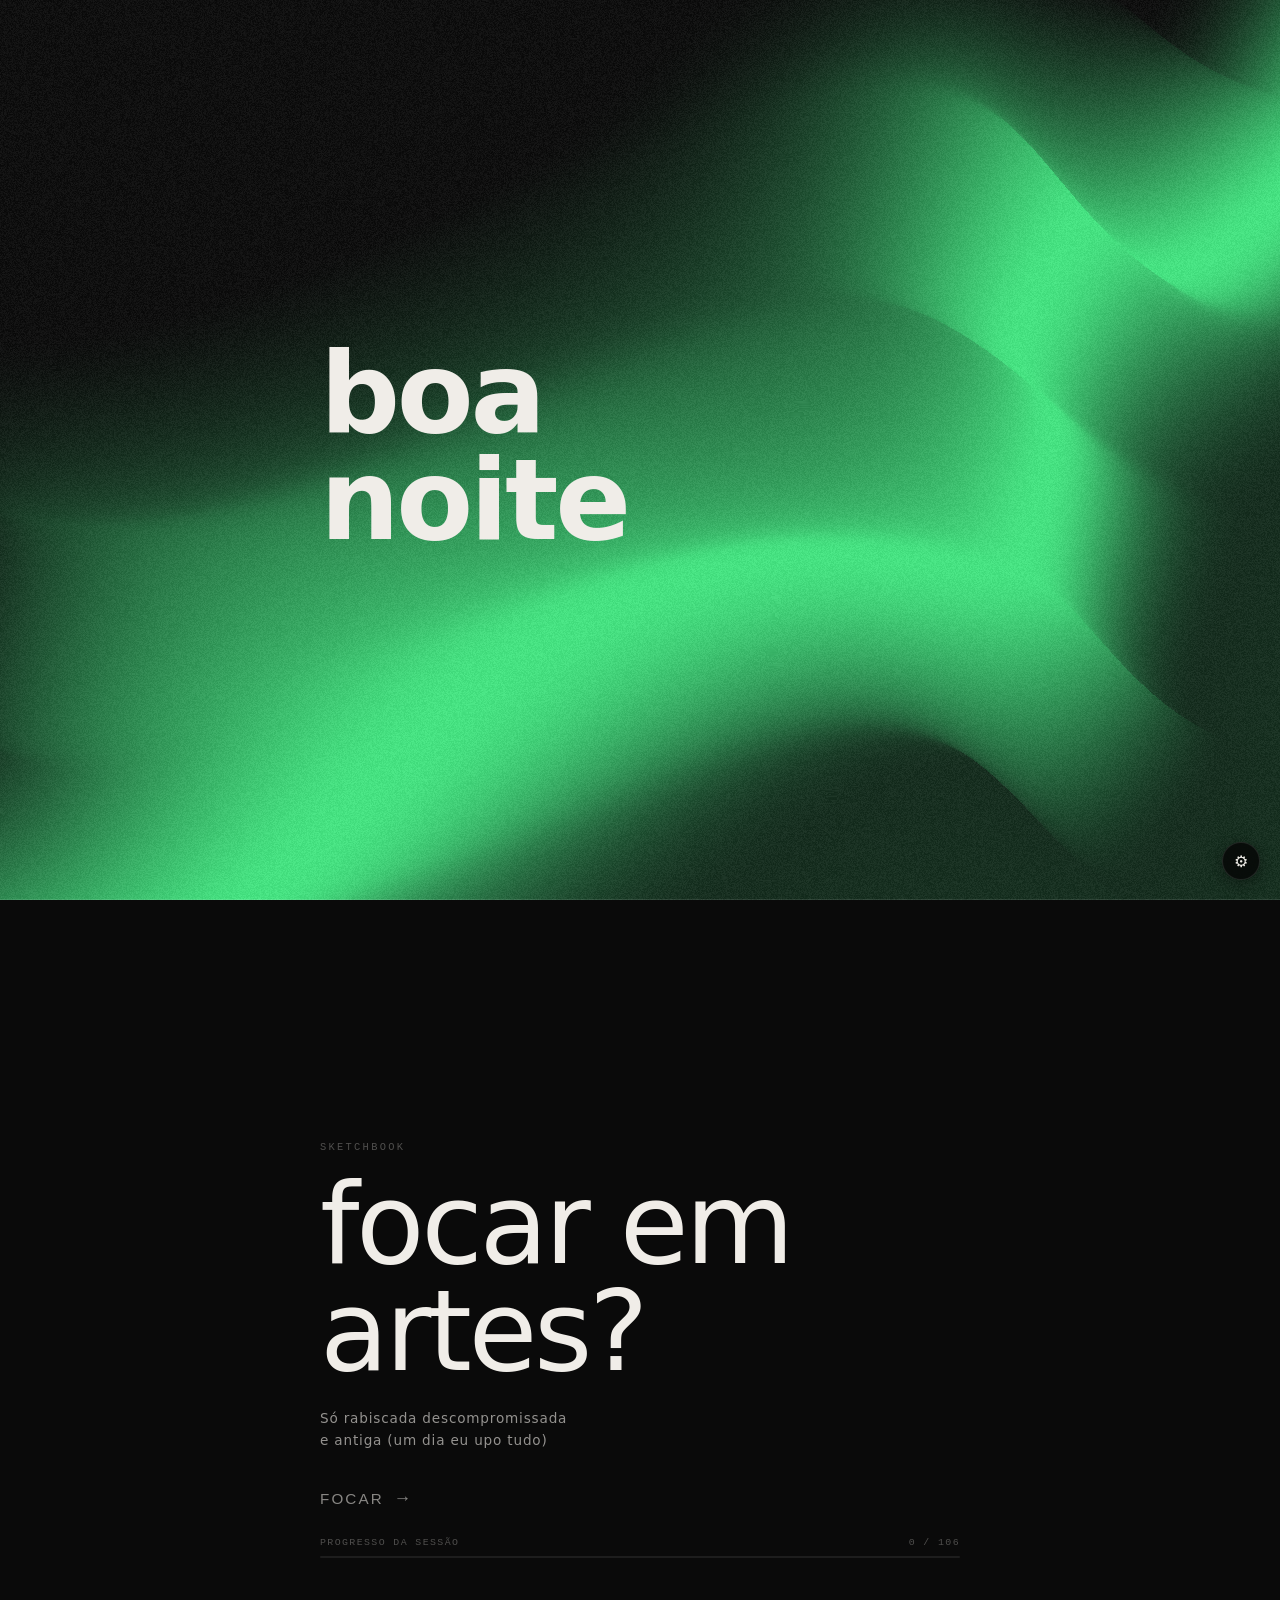
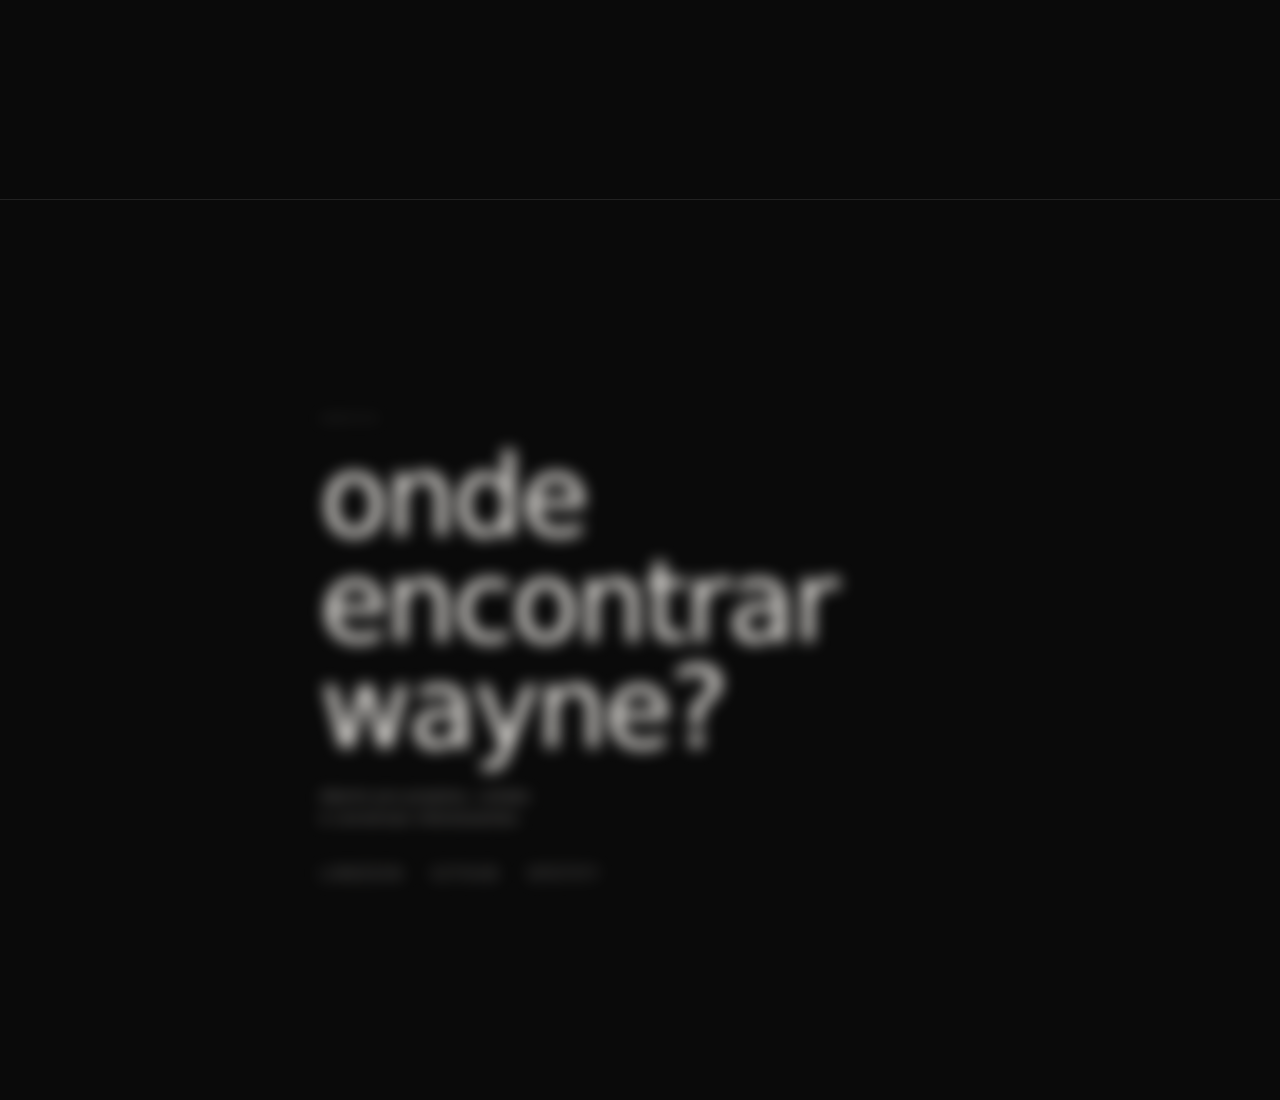
<file: index.html>
<!DOCTYPE html>
<html lang="pt-br">
<head>
    <meta charset="UTF-8">
    <meta name="viewport" content="width=device-width, initial-scale=1.0, viewport-fit=cover">
    <meta name="apple-mobile-web-app-capable" content="yes">
    <meta name="apple-mobile-web-app-status-bar-style" content="black-translucent">
    <title>...wayne...</title>
    <link href="https://fonts.googleapis.com/css2?family=JetBrains+Mono:wght@400;700;800&display=swap" rel="stylesheet">
    <script>
    // fetch em vez de <link> pra esse arquivo específico: ele muda com
    // frequência durante o desenvolvimento e um <link> estático fica preso
    // no cache do navegador — igual já resolvemos pro projetos.json
    fetch('projetos/projetos-buttons.css', { cache: 'no-store' })
        .then(r => r.text())
        .then(css => {
            const style = document.createElement('style');
            style.textContent = css;
            document.head.appendChild(style);
        });
    </script>
    <style>
        :root {
            --text: #f0ede8;
            --border: rgba(255,255,255,0.1);
            --card-bg: rgba(10,10,10,0.55);
        }
        * { box-sizing: border-box; }
        body {
            font-family: -apple-system, system-ui, sans-serif;
            background: #0a0a0a; color: var(--text);
            margin: 0; padding-bottom: 60vh;
        }
        #bg-canvas-wrap {
            position: fixed;
            top: 0; left: 0; right: 0; bottom: 0;
            height: 100vh;
            height: -webkit-fill-available;
            height: 100dvh;
            z-index: 0;
            pointer-events: none;
        }
        #bg-canvas {
            width: 100%;
            height: 100%;
            display: block;
        }

        html, body {
            height: 100%;
        }
        /* scroll-snap-type removed — JS smooth snap controller drives timing */
        #wrapper, #log-monitor, #color-modal-overlay { position: relative; z-index: 1; }

        /* MONITOR */
        .config-row { display: flex; justify-content: space-between; margin-bottom: 5px; align-items: center; }
        .config-row input {
            width: 60px; font-size: 10px;
            background: rgba(255,255,255,0.06); border: 1px solid var(--border);
            color: var(--text); border-radius: 4px; padding: 2px 4px;
        }
        .btn-monitor {
            width: 100%; margin-top: 10px;
            background: rgba(255,255,255,0.07); color: var(--text);
            border: 1px solid var(--border); border-radius: 6px;
            padding: 6px; cursor: pointer; font-size: 11px; font-family: monospace;
            transition: background 0.2s;
        }
        .btn-monitor:hover { background: rgba(255,255,255,0.15); }

        /* MODAL */
        #color-modal-overlay {
            display: none; position: fixed; inset: 0; z-index: 2000;
            background: rgba(0,0,0,0.72); backdrop-filter: blur(6px);
            align-items: center; justify-content: center;
        }
        #color-modal-overlay.open { display: flex; }
        #color-modal {
            background: #0d0d0d; border: 1px solid rgba(255,255,255,0.15);
            border-radius: 16px; padding: 28px; width: 340px; max-height: 80vh;
            overflow-y: auto; font-family: monospace; color: var(--text);
            box-shadow: 0 30px 60px rgba(0,0,0,0.8);
        }
        #color-modal h3 { margin: 0 0 18px; font-size: 12px; letter-spacing: 0.12em; opacity: 0.45; font-weight: normal; text-transform: uppercase; }
        .csec { font-size: 9px; letter-spacing: 0.14em; opacity: 0.35; text-transform: uppercase; margin: 14px 0 8px; }
        .color-row { display: flex; align-items: center; justify-content: space-between; margin-bottom: 9px; gap: 10px; }
        .color-row label { font-size: 11px; flex: 1; opacity: 0.8; }
        .color-row input[type="color"] {
            width: 36px; height: 24px; border: none; border-radius: 4px;
            cursor: pointer; padding: 0; background: none;
        }
        .modal-actions { display: flex; gap: 8px; margin-top: 20px; }
        .modal-actions button {
            flex: 1; padding: 8px; border-radius: 8px; cursor: pointer;
            font-size: 11px; font-family: monospace; border: 1px solid var(--border);
            transition: background 0.2s;
        }
        #btn-copy-colors { background: rgba(255,255,255,0.1); color: var(--text); }
        #btn-copy-colors:hover { background: rgba(255,255,255,0.2); }
        #btn-close-modal { background: transparent; color: rgba(255,255,255,0.4); }
        #btn-close-modal:hover { background: rgba(255,255,255,0.05); }
        #copy-feedback {
            font-size: 10px; color: #4ade80; margin-top: 8px;
            text-align: center; height: 14px; opacity: 0; transition: opacity 0.3s;
        }
        #copy-feedback.show { opacity: 1; }

        /* o navegador tenta manter o conteúdo visível estável quando o DOM
           muda acima da viewport (scroll anchoring nativo) — mas o motor
           de sorteio muda o DOM o tempo todo (commit, poda de histórico),
           e o navegador pode escolher qualquer elemento como âncora, não
           só dentro de #timeline. Isso causava saltos de scroll enormes e
           imprevisíveis, atropelando a lógica de zona/commit. Desliga
           globalmente — quem compensa scroll agora é só o nosso próprio
           código (ver pruneTimeline). */
        html { overflow-anchor: none; }

        /* INSTÂNCIAS */
        /* svh (small viewport height) em vez de dvh aqui de propósito: dvh
           muda de valor toda vez que a barra do navegador mobile
           aparece/some (acontece bastante ao inverter direção do scroll no
           Android). Isso afeta TODOS os itens do histórico ao mesmo tempo,
           mudando a altura do documento inteiro numa tacada só — o
           "slingshot" ao mudar de direção. svh já assume a barra visível
           (menor viewport possível) e não muda com a barra, então o
           conteúdo que já compõe o scroll (e a compensação que já fazemos
           na mão em pruneTimeline) fica estável. O fundo (#bg-canvas-wrap)
           continua em dvh de propósito — ele é position:fixed e não afeta
           altura de documento/scroll, só preenche visualmente o que já tá
           na tela.  */
        .instancia-container {
            min-height: 100svh; display: flex; align-items: center; justify-content: center;
            padding: 40px; border-bottom: 1px solid var(--border);
            opacity: 0.2; transition: opacity 0.4s;
        }
        .commited .instancia-container { opacity: 1; }
        .instancia-container.cta-inst { opacity: 1; }

        #candidate-area .instancia-container {
            filter: blur(8px);
            transition: filter 0.7s ease;
        }
        .commited .instancia-container {
            filter: blur(0px);
            transition: filter 0.7s ease;
        }

        /* CTA */
        .cta-display {
            width: 100%; max-width: 680px; padding: 0 20px;
        }
        .cta-display .cta-eyebrow {
            font-size: 0.65rem; letter-spacing: 0.22em; opacity: 0.3;
            text-transform: uppercase; margin-bottom: 18px; font-family: monospace;
        }
        .cta-display h2 {
            font-size: clamp(3.5rem, 10vw, 7rem); font-weight: 200;
            letter-spacing: -0.03em; line-height: 0.95; margin: 0 0 24px;
            color: var(--text);
        }
        .cta-display .cta-sub {
            font-size: 0.85rem; opacity: 0.6; letter-spacing: 0.06em;
            margin-bottom: 36px; line-height: 1.6;
        }
        .cta-display .cta-action {
            display: inline-flex; align-items: center; gap: 10px;
            font-size: 0.95rem; letter-spacing: 0.14em; text-transform: uppercase;
            opacity: 0.55; cursor: pointer; transition: opacity 0.2s;
            background: none; border: none; color: var(--text); padding: 0;
        }
        .cta-display .cta-action:hover { opacity: 1; }
        .cta-display .cta-action .arr { font-size: 1.1rem; transition: transform 0.2s; }
        .cta-display .cta-action:hover .arr { transform: translateX(5px); }
        .cta-display .cta-links {
            display: flex; gap: 28px; flex-wrap: wrap; margin-top: 8px;
        }
        .cta-display .cta-links a {
            font-size: 0.95rem; letter-spacing: 0.1em; text-transform: uppercase;
            color: var(--text); text-decoration: none; opacity: 0.4;
            transition: opacity 0.2s; border-bottom: 1px solid rgba(255,255,255,0.12);
            padding-bottom: 2px;
        }
        .cta-display .cta-links a:hover { opacity: 0.9; }

        /* ARTE */
        .art-card {
            width: min(80vw, 80vh);
            height: min(80vw, 80vh);
            border-radius: 4px;
            overflow: hidden;
            position: relative;
        }
        .art-card img {
            width: 100%;
            height: 100%;
            object-fit: contain;
            display: block;
            border-radius: 4px;
        }
        .art-card .art-loading {
            width: 100%; aspect-ratio: 1 / 1;
            background: rgba(255,255,255,0.04);
            display: flex; align-items: center; justify-content: center;
            font-family: monospace; font-size: 0.65rem;
            letter-spacing: 0.15em; opacity: 0.18; text-transform: uppercase;
            border-radius: 4px;
        }

        /* PROJETO */
        .proj-card { width: min(80vw, 600px); }
        .proj-media {
            width: 100%; border-radius: 8px;
            overflow: hidden; position: relative; margin-bottom: 24px;
        }
        .proj-media--placeholder {
            aspect-ratio: 16 / 9;
            background: rgba(255,255,255,0.04);
        }
        .proj-media--placeholder::before {
            content: ''; position: absolute; inset: 0;
            background: repeating-linear-gradient(
                -45deg,
                transparent, transparent 22px,
                rgba(255,255,255,0.02) 22px, rgba(255,255,255,0.02) 23px
            );
        }
        .proj-media img {
            width: 100%; display: block; border-radius: 8px;
            object-fit: contain;
        }
        .proj-media .media-label {
            position: absolute; inset: 0; display: flex; align-items: center;
            justify-content: center; gap: 10px;
        }
        .proj-media .media-icon {
            width: 40px; height: 40px; border-radius: 50%;
            border: 1px solid rgba(255,255,255,0.15);
            display: flex; align-items: center; justify-content: center;
            font-size: 14px; opacity: 0.3;
        }
        .proj-info { padding: 0 4px; }
        .proj-info .proj-eyebrow {
            font-family: monospace; font-size: 0.62rem;
            letter-spacing: 0.16em; opacity: 0.3; text-transform: uppercase;
            margin-bottom: 8px;
        }
        .proj-info h3 {
            font-size: 1.4rem; font-weight: 300; margin: 0 0 10px;
            letter-spacing: -0.01em;
        }
        .proj-info p {
            font-size: 0.9rem; color: rgba(240,237,232,0.38);
            line-height: 1.65; margin: 0;
        }
        .proj-links {
            margin-top: 12px; display: flex; flex-direction: column; gap: 4px;
        }
        .proj-links a {
            font-size: 0.78rem; color: rgba(240,237,232,0.45);
            word-break: break-all; text-decoration: underline;
            text-underline-offset: 2px; transition: color 0.2s;
        }
        .proj-links a:hover { color: rgba(240,237,232,0.85); }
        .proj-cta-row { display: flex; gap: 10px; margin-top: 16px; }
        .proj-cta-row .proj-cta { margin-top: 0; flex: 1; }
        /* no computador a trilha some (os botões viram filhos da fileira) e a
           cópia que emenda o letreiro fica escondida */
        .proj-cta-track { display: contents; }
        .proj-cta-track [data-dup] { display: none; }
        /* no celular dois botões não cabem lado a lado sem cortar o texto:
           a fileira vira um letreiro infinito — cada botão do tamanho do seu
           texto, o mesmo gap, e a cópia emenda o loop (anda metade da trilha
           + meio gap = exatamente um conjunto). Encostou, para (pra clicar) */
        @media (max-width: 600px) {
            .proj-cta-row {                    /* de borda a borda da tela, não só o card */
                display: block; overflow: hidden;
                width: 100vw; margin-left: calc(50% - 50vw); margin-right: 0;
            }
            .proj-cta-track {
                display: flex; gap: 10px; width: max-content;
                animation: proj-cta-marquee var(--marquee-dur, 10s) linear infinite;
            }
            .proj-cta-track [data-dup] { display: block; }
            .proj-cta-row .proj-cta { flex: none; width: auto; white-space: nowrap; }
            .proj-cta-row:hover .proj-cta-track,
            .proj-cta-row:active .proj-cta-track { animation-play-state: paused; }
        }
        @keyframes proj-cta-marquee {
            from { transform: translateX(0); }
            to   { transform: translateX(calc(-50% - 5px)); }
        }
        @media (max-width: 600px) and (prefers-reduced-motion: reduce) {
            .proj-cta-row { overflow-x: auto; }
            .proj-cta-track { animation: none; }
            .proj-cta-track [data-dup] { display: none; }
        }

        /* rolling-shutter: duas imagens, a de cima varre em degraus (steps)
           revelando/escondendo a de baixo, num loop — "tosco" de propósito */
        .proj-media--rs { aspect-ratio: 16 / 9; }
        .proj-media--rs img {
            position: absolute; inset: 0; width: 100%; height: 100%;
            object-fit: cover;
        }
        .proj-media--rs .rs-base { z-index: 1; }
        .proj-media--rs .rs-top {
            z-index: 2;
            animation: rs-wipe 3s steps(16, end) infinite;
        }
        @keyframes rs-wipe {
            0%   { clip-path: inset(0 0 100% 0); }
            50%  { clip-path: inset(0 0 0% 0); }
            100% { clip-path: inset(0 0 100% 0); }
        }

        /* HERO */
        #sobre-mim .cta-display h2 { font-weight: 900; }
        .bar-fill { height: 100%; background: rgba(255,255,255,0.5); transition: width 0.3s; }

        /* =============================================
           BOTÃO ENGRENAGEM + PÍLULA DE FOCO
           ============================================= */
        #monitor-wrap {
            position: fixed;
            bottom: 20px; right: 20px;
            z-index: 1001;
            display: flex;
            align-items: center;
            justify-content: flex-end;
            gap: 0;
        }

        /* pílula de status */
        #focus-pill {
            display: flex;
            align-items: center;
            gap: 8px;
            background: rgba(5,5,5,0.82);
            backdrop-filter: blur(12px);
            border: 1px solid var(--border);
            border-right: none;
            border-radius: 999px 0 0 999px;
            padding: 0 14px 0 16px;
            height: 38px;
            font-family: monospace;
            font-size: 10px;
            color: var(--text);
            letter-spacing: 0.08em;
            white-space: nowrap;
            overflow: hidden;
            max-width: 0;
            opacity: 0;
            pointer-events: none;
            transition: max-width 0.4s cubic-bezier(0.4,0,0.2,1),
                        opacity 0.3s ease,
                        padding 0.4s ease;
        }
        #focus-pill.visible {
            max-width: 320px;
            opacity: 1;
            pointer-events: auto;
            padding: 0 14px 0 16px;
        }
        #focus-pill.hidden-pill {
            max-width: 0;
            opacity: 0;
            pointer-events: none;
            padding: 0;
        }

        #pill-dot {
            width: 6px; height: 6px; border-radius: 50%;
            background: currentColor;
            flex-shrink: 0;
            transition: background 0.4s;
        }
        #pill-text { opacity: 0.7; }
        #pill-timer { opacity: 0.35; margin-left: 2px; }

        /* botão parar foco dentro da pílula */
        #pill-stop {
            width: 18px; height: 18px; border-radius: 50%;
            background: rgba(255,255,255,0.1);
            border: 1px solid rgba(255,255,255,0.18);
            color: rgba(255,255,255,0.55);
            font-size: 8px;
            display: none; align-items: center; justify-content: center;
            cursor: pointer; flex-shrink: 0;
            transition: background 0.2s, color 0.2s;
            line-height: 1;
        }
        #pill-stop:hover { background: rgba(255,80,80,0.25); color: #f87; border-color: rgba(255,80,80,0.4); }
        #focus-pill.active-focus #pill-stop { display: flex; }

        /* barra de progresso de sessão no CTA */
        .session-progress-wrap { margin-top: 28px; }
        .session-progress-label {
            font-family: monospace; font-size: 0.62rem;
            letter-spacing: 0.14em; opacity: 0.3; text-transform: uppercase;
            margin-bottom: 8px; display: flex; justify-content: space-between;
        }
        .session-progress-track {
            width: 100%; height: 2px;
            background: rgba(255,255,255,0.08);
            border-radius: 2px; overflow: hidden;
        }
        .session-progress-fill {
            height: 100%; border-radius: 2px;
            background: var(--session-color, #45f287);
            transition: width 0.6s cubic-bezier(0.4,0,0.2,1);
        }

        /* botão engrenagem */
        #monitor-toggle {
            width: 38px; height: 38px; border-radius: 50%;
            background: rgba(5,5,5,0.82); backdrop-filter: blur(12px);
            border: 1px solid var(--border);
            color: var(--text); font-size: 16px;
            display: flex; align-items: center; justify-content: center;
            cursor: pointer;
            box-shadow: 0 4px 16px rgba(0,0,0,0.4);
            transition: background 0.2s, transform 0.3s ease;
            user-select: none;
            flex-shrink: 0;
        }
        #focus-pill.visible + #monitor-toggle {
            border-radius: 0 999px 999px 0;
            border-left-color: transparent;
        }
        #monitor-toggle:hover { background: rgba(40,40,40,0.92); }
        #monitor-toggle:not(.open):hover { transform: rotate(25deg); }
        #monitor-toggle.open { transform: rotate(90deg); }

        /* MONITOR — painel */
        #log-monitor {
            position: fixed; bottom: 68px; right: 20px; width: 300px;
            background: rgba(5,5,5,0.88); backdrop-filter: blur(12px);
            padding: 16px; border: 1px solid var(--border);
            border-radius: 12px; z-index: 1000; font-family: monospace; font-size: 11px;
            box-shadow: 0 15px 35px rgba(0,0,0,0.5); color: var(--text);
            display: none;
        }
        #log-monitor.visible { display: block; }

        /* cooldown */
        #cooldown-list { margin-top: 10px; }
        .cooldown-item {
            font-size: 9px; opacity: 0.35; letter-spacing: 0.08em;
            display: flex; justify-content: space-between; margin-bottom: 3px;
            align-items: center; gap: 6px;
        }
        .cooldown-item .cd-bar {
            width: 60px; height: 3px; background: rgba(255,255,255,0.08);
            border-radius: 2px; overflow: hidden; flex-shrink: 0;
        }
        .cooldown-item .cd-fill {
            height: 100%; background: rgba(255,100,80,0.5); transition: width 0.3s;
        }
        .cooldown-item .cd-time {
            opacity: 0.5; font-size: 8px; min-width: 28px; text-align: right;
        }
    </style>
<script>
/* __DESENHOS_INDEX_START__ */
window.DESENHOS_INDEX = ["13.png", "15p.png", "16.png", "166515_314350715315510_681143223_n.jpg", "17.png", "4.png", "4915C7B7-56E0-493C-A0E0-08015CD8B59C.jpg", "5c282bde-5f1b-4749-8ae1-7761a61f5533.jpg", "61747b87-2603-4c1f-85c3-17a7f44841a4.jpg", "8D3CE686-48E2-482E-8F24-D3F0B267BDE9.jpg", "=d.jpg", "CYMERA_20160705_174027.jpg", "D0AE1B77-EBF9-4919-8FFD-3D81478DC20E.jpg", "Frame 634132 (1).png", "IMG-20170331-WA0023 (1).jpeg", "IMG-20240921-WA0020.jpg", "IMG-20240921-WA0021.jpg", "IMG-20240921-WA0023.jpg", "IMG-20240921-WA0029.jpg", "IMG-20240921-WA0032.jpg", "IMG-20240921-WA0033.jpg", "IMG-20240921-WA0034.jpg", "IMG-20240921-WA0039.jpg", "IMG-20240921-WA0041.jpg", "IMG-20240921-WA0042.jpg", "IMG-20240921-WA0043.jpg", "IMG-20240921-WA0045.jpg", "IMG-20240921-WA0049.jpg", "IMG-20240921-WA0057.jpg", "IMG-20240921-WA0058.jpg", "IMG-20240921-WA0059.jpg", "IMG-20240921-WA0060.jpg", "IMG-20240921-WA0061.jpg", "IMG-20240921-WA0063.jpg", "IMG-20240921-WA0074.jpg", "IMG-20240921-WA0079.jpg", "IMG-20240921-WA0081.jpg", "IMG-20240921-WA0082.jpg", "IMG-20240921-WA0083.jpg", "IMG-20240921-WA0086.jpg", "IMG-20240921-WA0088.jpg", "IMG-20240921-WA0090.jpg", "IMG-20240921-WA0093.jpg", "IMG-20240921-WA0095.jpg", "IMG-20240921-WA0097.jpg", "IMG-20240921-WA0098.jpg", "IMG-20240921-WA0099.jpg", "IMG-20240921-WA0103.jpg", "IMG-20240921-WA0104.jpg", "IMG-20240921-WA0105.jpg", "IMG-20240921-WA0106.jpg", "IMG-20240921-WA0108.jpg", "IMG-20240921-WA0110.jpg", "IMG_20170402_192119850 (1).jpg", "IMG_20210613_081519_588.jpg", "IMG_2367.jpg", "IMG_4290.PNG", "Imagem do WhatsApp de 2024-12-19 à(s) 20.30.55_f61a07ca.jpg", "Project 36 (20220501025735).png", "Project 40 (20220501025707).png", "Projeto (20220501025721).png", "Projeto (20240106063920).jpg", "Projeto (20240921085140).png", "Projeto (20240921085200).png", "Projeto (20240921085248).png", "Projeto (20240921085314).png", "Projeto (20240922020129).png", "Projeto (20240922124421).png", "Projeto (20250202101536).png", "Projeto (20250202103006).png", "Projeto (20250202114607).png", "Projeto (20250305090509).png", "Projeto (20260301022315).jpg", "Projeto (20260301022339).jpg", "Screenshot_20210628-143117_Painter.jpg", "Screenshot_20210629-144837_Painter.jpg", "Sem-Título-1.png", "Sem-Título-2.png", "Sem-Título-3.png", "Untitled (10).png", "brave_screenshot_brasil.uxdesign.cc.png", "copy-2.png", "day-4.png", "fantasy_day_by_waynegomes_d4rp1tf.jpg", "frame_00001.png", "frame_00002.png", "frame_00003.png", "frame_00004.png", "guaxinija.png", "guitars-flying-previa-cor.png", "guitars-flying-pronto.png", "idontevenrememberthename.gif", "juliana-medeiros.png", "kindred.jpg", "meow.jpg", "samurai.jpg", "season.jpg", "sketch1.gif", "sketch_while_i_was_traveling_by_waynegomes_d4m8now.jpg", "tannl (20250302015337).png", "taric.png", "viajei 1.png", "wayne-gomes-day-1.jpg", "wayne-gomes-sphynx.jpg", "wayne-gomes-spooky-scary-necromols.jpg", "xmliitary.jpg"];
/* __DESENHOS_INDEX_END__ */
</script>
</head>
<body>

<div id="bg-canvas-wrap">
    <canvas id="bg-canvas"></canvas>
</div>
    
<!-- MODAL DE CORES -->
<div id="color-modal-overlay">
    <div id="color-modal">
        <h3>⬡ Color Map Editor</h3>
        <div class="csec">grupos principais</div>
        <div class="color-row"><label>Hero / Repouso (ctas)</label>    <input type="color" id="col-ctas"></div>
        <div class="color-row"><label>Contatos</label>                 <input type="color" id="col-CONTATOS"></div>
        <div class="color-row"><label>→ CTA Sketchbook</label>         <input type="color" id="col-GO_DESENHOS"></div>
        <div class="color-row"><label>→ CTA Portfolio</label>          <input type="color" id="col-GO_PROJETOS"></div>
        <div class="csec">desenhos (todos os D3.N herdam)</div>
        <div class="color-row"><label>Desenhos</label>                 <input type="color" id="col-desenhos"></div>
        <div class="csec">projetos (todos os P4.N herdam)</div>
        <div class="color-row"><label>Projetos</label>                 <input type="color" id="col-projetos"></div>
        <div class="modal-actions">
            <button id="btn-copy-colors">📋 Copiar COLOR_MAP</button>
            <button id="btn-close-modal">Fechar</button>
        </div>
        <div id="copy-feedback">copiado pro clipboard ✓</div>
    </div>
</div>

<!-- ENGRENAGEM + PÍLULA -->
<div id="monitor-wrap">
    <div id="focus-pill">
        <div id="pill-dot"></div>
        <span id="pill-text">ctas</span>
        <span id="pill-timer"></span>
        <button id="pill-stop" title="Parar foco">✕</button>
    </div>
    <button id="monitor-toggle" title="GGUI Control Panel">⚙</button>
</div>

<!-- MONITOR -->
<div id="log-monitor">
    <strong style="opacity:0.5; font-size:10px; letter-spacing:0.1em">GGUI CONTROL PANEL v9.1</strong>
    <hr style="border-color:var(--border); margin:8px 0">
    <div class="config-row"><span>Decay (ms):</span>    <input type="number" id="cfg-decay" value="60000"></div>
    <div class="config-row"><span>Linear Speed:</span>  <input type="number" id="cfg-speed" step="0.1" value="0.2"></div>
    <div class="config-row"><span>Focus Share %:</span> <input type="number" id="cfg-share" value="80"></div>
    <div class="config-row"><span>Drift (s):</span>     <input type="number" id="cfg-drift" value="90"></div>
    <div class="config-row"><span>Snap (ms):</span>    <input type="number" id="cfg-snap-dur" value="600"></div>
    <div class="config-row"><span>Idle Reset (s):</span><input type="number" id="cfg-idle-reset" value="180"></div>
    <hr style="border-color:var(--border); margin:8px 0">
    <div style="font-size:9px;opacity:0.35;letter-spacing:0.1em;margin-bottom:6px;">SHADER / CANVAS</div>
    <div class="config-row"><span>V Overshoot:</span>   <input type="number" id="cfg-overshoot" step="0.05" value="1.0"></div>
    <div style="font-size:9px;opacity:0.35;letter-spacing:0.1em;margin:10px 0 6px;">FRITURA (só projetos)</div>
    <div class="config-row"><span>Intensidade:</span> <input type="number" id="cfg-fried-amt" step="0.05" value="0.7"></div>
    <div class="config-row"><span>Frequência:</span>  <input type="number" id="cfg-fried-freq" step="1" value="6"></div>
    <div class="config-row"><span>Velocidade:</span>   <input type="number" id="cfg-fried-speed" step="0.5" value="5"></div>
    <div style="font-size:9px;opacity:0.35;letter-spacing:0.1em;margin:10px 0 6px;">DITHER (post-process)</div>
    <div class="config-row"><span>Bloco (px reais):</span> <input type="number" id="cfg-dither-res" step="1" value="1"></div>
    <div class="config-row"><span>Intensidade:</span> <input type="number" id="cfg-dither-amt" step="0.01" value="0.045"></div>
    <hr style="border-color:var(--border); margin:8px 0">
    <strong>EM FOCO:</strong> <span id="current-focus">HERO</span><br>
    <strong>SHARE:</strong> <span id="share-live">--</span>% → <span id="drift-progress">0</span>%<br>
    <strong>PRÓXIMO:</strong> <span id="next-label">--</span><br>
    <strong>DECAY EM:</strong> <span id="decay-timer">--</span>s<br>
    <strong>CICLO:</strong> <span id="cycle-counter">0/0</span><br>
    <strong>IDLE:</strong> <span id="idle-timer">0</span>s
    <div id="prob-list" style="margin-top:12px;"></div>
    <hr style="border-color:var(--border); margin:8px 0">
    <div style="font-size:9px; opacity:0.35; letter-spacing:0.1em; margin-bottom:6px;">CICLO ATUAL (já vistos)</div>
    <div id="cooldown-list"></div>
    <button class="btn-monitor" onclick="openColorModal()">🎨 Editar cores do shader</button>
</div>

<div id="wrapper">
    <section id="sobre-mim" class="instancia-container" data-color-key="ctas" style="opacity:1;">
        <div class="cta-display">
            <div class="cta-eyebrow" id="hero-eyebrow">—</div>
            <h2 id="hero-greeting"></h2>
        </div>
    </section>
    <div id="timeline"></div>
    <div id="candidate-area"></div>
</div>

<script>
// =============================================
// SAUDAÇÃO DINÂMICA
// =============================================
(function() {
    const h = new Date().getHours();
    let greeting, eyebrow;
    if (h >= 5 && h < 12)       { greeting = 'bom<br>dia';   eyebrow = ''; }
    else if (h >= 12 && h < 18) { greeting = 'boa<br>tarde'; eyebrow = ''; }
    else                         { greeting = 'boa<br>noite'; eyebrow = ''; }
    document.getElementById('hero-greeting').innerHTML = greeting;
    document.getElementById('hero-eyebrow').textContent = eyebrow;
})();

// =============================================
// COLOR MAP
// =============================================
const DEFAULT_COLORS = {
    'ctas':        '#45f287',
    'CONTATOS':    '#8aa1ff',
    'GO_DESENHOS': '#13e75d',
    'GO_PROJETOS': '#374fae',
    'desenhos':    '#257e43',
    'projetos':    '#3633e6',
};

function loadColors() {
    try {
        const s = localStorage.getItem('ggui_colors');
        if (s) return { ...DEFAULT_COLORS, ...JSON.parse(s) };
    } catch(e) {}
    return { ...DEFAULT_COLORS };
}
let COLOR_HEX = loadColors();

function hexToRgb(hex) {
    return [
        parseInt(hex.slice(1,3),16)/255,
        parseInt(hex.slice(3,5),16)/255,
        parseInt(hex.slice(5,7),16)/255
    ];
}

function getColor(key) {
    if (key.startsWith('D3.')) return hexToRgb(COLOR_HEX['desenhos']);
    if (key.startsWith('P4.')) return hexToRgb(COLOR_HEX['projetos']);
    return hexToRgb(COLOR_HEX[key] || DEFAULT_COLORS['ctas']);
}

// =============================================
// WEBGL SHADER
// =============================================
const canvas = document.getElementById('bg-canvas');
const gl = canvas.getContext('webgl');
let centerKey = 'ctas'; // grupo em foco no centro da tela — usado pelo envelope de fritura

const vertSrc = `
    attribute vec2 a_pos; attribute vec2 a_uv; varying vec2 v_uv;
    uniform float u_t;
    uniform float u_ar;
    uniform float u_w1a,u_w1f,u_w2a,u_w2f,u_w3a,u_w3f;
    uniform float u_friedAmt,u_friedFreq,u_friedPhase;
    void main() {
        v_uv = a_uv;
        vec2 p = a_pos * 1.4;
        float targetAR = 16.0 / 9.0;
        float scale = u_ar / targetAR;
        vec2 pn = vec2(p.x * min(scale, 1.0), p.y * min(1.0 / scale, 1.0));
        float w = u_w1a*sin(u_w1f*pn.x+u_t*1.0)
                + u_w2a*cos(u_w2f*pn.y+u_t*0.7)
                + u_w3a*sin(u_w3f*(pn.x+pn.y)+u_t*0.5);
        w += u_friedAmt * (
            sin(u_friedFreq*pn.x - u_friedPhase) * 0.6
          + cos(u_friedFreq*pn.y*1.3 + u_friedPhase*1.4) * 0.4
        );
        p.y+=w; p.x+=w*0.5;
        gl_Position=vec4(p,0.0,1.0);
    }
`;
const fragSrc = `
    precision highp float; varying vec2 v_uv; uniform float u_t;
    uniform vec3 u_sc,u_tc; uniform float u_tp;
    float rnd(vec2 s){return fract(sin(dot(s,vec2(12.9898,78.233)))*43758.5453);}
    void main() {
        vec3 dark=vec3(0.031);
        float w=0.5*sin(u_t*0.7+v_uv.x*6.0)+0.3*cos(u_t*0.9+v_uv.y*8.0)+0.2*sin(u_t*0.5+(v_uv.x+v_uv.y)*10.0);
        float val=sin(w*0.5+v_uv.x*2.0-v_uv.y*2.0);
        vec3 col=mix(u_sc,u_tc,u_tp);
        vec3 c1=mix(dark,col,smoothstep(-0.5,10.0,val));
        vec3 c2=mix(dark,col,smoothstep(-0.5,0.3,val));
        vec3 final=mix(c2,c1,smoothstep(0.1,0.7,val)*0.9);
        final+=vec3(rnd(v_uv*(u_t*0.1+1.0))*0.06);
        gl_FragColor=vec4(final,1.0);
    }
`;

// segundo passe: pega o frame já renderizado (mesh + cor) numa textura e
// desloca os PIXELS de verdade, em blocos pequenos que trocam em degraus —
// isso é o "post-process" de fato, diferente de deformar a coordenada
// procedural antes de pintar (que foi a tentativa anterior).
const postVertSrc = `
    attribute vec2 a_pos2; varying vec2 v_uv2;
    void main() {
        v_uv2 = a_pos2 * 0.5 + 0.5;
        gl_Position = vec4(a_pos2, 0.0, 1.0);
    }
`;
const postFragSrc = `
    precision highp float; varying vec2 v_uv2;
    uniform sampler2D u_scene;
    uniform float u_ditherRes, u_ditherAmt, u_friedPhase;
    uniform vec2 u_texScale; // textura do FBO só cresce (nunca realoca à toa),
                              // então a área em uso pode ser menor que 0..1
    uniform vec2 u_canvasPx; // resolução real do canvas em pixels de dispositivo
                              // (já com devicePixelRatio) — u_ditherRes agora é
                              // "pixels por bloco" nessa resolução de verdade,
                              // não uma contagem de células numa UV abstrata
    float rnd(vec2 s){return fract(sin(dot(s,vec2(12.9898,78.233)))*43758.5453);}
    void main() {
        vec2 uv = v_uv2;
        if (u_ditherAmt > 0.0001) {
            float blockPx = max(u_ditherRes, 1.0);
            vec2 pixelCoord = uv * u_canvasPx;
            vec2 cell = floor(pixelCoord / blockPx);
            float step = floor(u_friedPhase * 14.0); // degraus, não deslize
            // deslocamentos diferentes em x/y por degrau — somar o mesmo
            // valor nos dois eixos é uma translação diagonal uniforme (por
            // isso deslizava pro canto); com eixos diferentes, cada degrau
            // reembaralha o hash em vez de só arrastar o padrão anterior
            vec2 seed1 = cell + step * vec2(37.719, 91.331);
            vec2 seed2 = cell + step * vec2(57.219, 13.117) + 91.7;
            float n1 = rnd(seed1);
            float n2 = rnd(seed2);
            uv += (vec2(n1, n2) - 0.5) * u_ditherAmt;
        }
        gl_FragColor = texture2D(u_scene, clamp(uv, 0.0, 1.0) * u_texScale);
    }
`;

function mkSh(type,src){const s=gl.createShader(type);gl.shaderSource(s,src);gl.compileShader(s);return s;}
const prog=gl.createProgram();
gl.attachShader(prog,mkSh(gl.VERTEX_SHADER,vertSrc));
gl.attachShader(prog,mkSh(gl.FRAGMENT_SHADER,fragSrc));
gl.linkProgram(prog); gl.useProgram(prog);

const G=100; const vPos=[],vUV=[],vIdx=[];
for(let y=0;y<=G;y++) for(let x=0;x<=G;x++){vPos.push(x/G*2-1,y/G*2-1);vUV.push(x/G,y/G);}
for(let y=0;y<G;y++) for(let x=0;x<G;x++){
    const i=y*(G+1)+x;
    vIdx.push(i,i+1,i+G+1,i+1,i+G+2,i+G+1);
}

function mkBuf(t,d,C){const b=gl.createBuffer();gl.bindBuffer(t,b);gl.bufferData(t,new C(d),gl.STATIC_DRAW);return b;}
const pB=mkBuf(gl.ARRAY_BUFFER,vPos,Float32Array);
const uB=mkBuf(gl.ARRAY_BUFFER,vUV,Float32Array);
const iB=mkBuf(gl.ELEMENT_ARRAY_BUFFER,vIdx,Uint16Array);

function bindA(buf,name,size){
    const loc=gl.getAttribLocation(prog,name);
    gl.bindBuffer(gl.ARRAY_BUFFER,buf);
    gl.enableVertexAttribArray(loc);
    gl.vertexAttribPointer(loc,size,gl.FLOAT,false,0,0);
}
bindA(pB,'a_pos',2); bindA(uB,'a_uv',2);

const uT =gl.getUniformLocation(prog,'u_t');
const uAR=gl.getUniformLocation(prog,'u_ar');
const uSC=gl.getUniformLocation(prog,'u_sc');
const uTC=gl.getUniformLocation(prog,'u_tc');
const uTP=gl.getUniformLocation(prog,'u_tp');
const uWs=['u_w1a','u_w1f','u_w2a','u_w2f','u_w3a','u_w3f'].map(n=>gl.getUniformLocation(prog,n));
const uFriedAmt  =gl.getUniformLocation(prog,'u_friedAmt');
const uFriedFreq =gl.getUniformLocation(prog,'u_friedFreq');
const uFriedPhase=gl.getUniformLocation(prog,'u_friedPhase');

// segundo passe (post-process): programa, quad e framebuffer separados
const postProg=gl.createProgram();
gl.attachShader(postProg,mkSh(gl.VERTEX_SHADER,postVertSrc));
gl.attachShader(postProg,mkSh(gl.FRAGMENT_SHADER,postFragSrc));
gl.linkProgram(postProg);

const quadB=mkBuf(gl.ARRAY_BUFFER,[-1,-1, 1,-1, -1,1, 1,-1, 1,1, -1,1],Float32Array);
const aPos2=gl.getAttribLocation(postProg,'a_pos2');

const uScene     =gl.getUniformLocation(postProg,'u_scene');
const uDitherRes =gl.getUniformLocation(postProg,'u_ditherRes');
const uDitherAmt =gl.getUniformLocation(postProg,'u_ditherAmt');
const uPostPhase =gl.getUniformLocation(postProg,'u_friedPhase');
const uTexScale  =gl.getUniformLocation(postProg,'u_texScale');
const uCanvasPx  =gl.getUniformLocation(postProg,'u_canvasPx');

const sceneTex=gl.createTexture();
gl.bindTexture(gl.TEXTURE_2D,sceneTex);
gl.texParameteri(gl.TEXTURE_2D,gl.TEXTURE_MIN_FILTER,gl.LINEAR);
gl.texParameteri(gl.TEXTURE_2D,gl.TEXTURE_MAG_FILTER,gl.LINEAR);
gl.texParameteri(gl.TEXTURE_2D,gl.TEXTURE_WRAP_S,gl.CLAMP_TO_EDGE);
gl.texParameteri(gl.TEXTURE_2D,gl.TEXTURE_WRAP_T,gl.CLAMP_TO_EDGE);

const sceneFbo=gl.createFramebuffer();
gl.bindFramebuffer(gl.FRAMEBUFFER,sceneFbo);
gl.framebufferTexture2D(gl.FRAMEBUFFER,gl.COLOR_ATTACHMENT0,gl.TEXTURE_2D,sceneTex,0);
gl.bindFramebuffer(gl.FRAMEBUFFER,null);

// a textura do FBO só cresce, nunca realoca à toa quando encolhe. No iOS a
// barra do Safari faz a altura da viewport oscilar durante o scroll — se a
// gente reallocasse (texImage2D) a cada oscilação, travaria a GPU/thread
// principal bem no meio do gesto nativo. Com "só cresce", a imensa maioria
// dessas oscilações nem chega a mexer na textura — só ajusta o viewport
// (barato) dentro do espaço já alocado. texW/texH ficam sempre >= canvas
// atual, e u_texScale corrige a amostragem pra usar só a fração em uso.
let texW = 0, texH = 0;

function resize(){
    const r = devicePixelRatio || 1;
    const wrap = canvas.parentElement;
    const w = wrap.clientWidth;
    const h = wrap.clientHeight;
    const overshoot = parseFloat(document.getElementById('cfg-overshoot')?.value || 1.0);
    canvas.width  = Math.round(w * r);
    canvas.height = Math.round(h * r * overshoot);
    if (canvas.width > texW || canvas.height > texH) {
        texW = Math.max(canvas.width, texW);
        texH = Math.max(canvas.height, texH);
        gl.bindTexture(gl.TEXTURE_2D,sceneTex);
        gl.texImage2D(gl.TEXTURE_2D,0,gl.RGBA,texW,texH,0,gl.RGBA,gl.UNSIGNED_BYTE,null);
    }
    gl.viewport(0, 0, canvas.width, canvas.height);
}

document.addEventListener('DOMContentLoaded', () => {
    document.getElementById('cfg-overshoot')?.addEventListener('input', resize);
});

// no iOS Safari, a barra de endereço mostra/esconde durante o scroll e isso
// dispara resize/visualViewport.resize várias vezes seguidas enquanto a
// animação da barra roda. resize() realoca a textura do FBO (texImage2D),
// uma operação pesada de GPU — chamar isso a cada mini-mudança de altura
// trava a thread principal bem no meio do gesto de scroll nativo, fazendo
// ele "engasgar"/andar em steps. Com debounce, o canvas só é redimensionado
// de verdade quando a barra parar de animar (o CSS já escala visualmente
// o canvas via width/height:100% nesse meio tempo, então não pisca nada).
let resizeDebounceTimer = null;
function scheduleResize() {
    if (resizeDebounceTimer) clearTimeout(resizeDebounceTimer);
    resizeDebounceTimer = setTimeout(resize, 120);
}

window.addEventListener('resize', scheduleResize);
if (window.visualViewport) {
    window.visualViewport.addEventListener('resize', scheduleResize);
}
resize();
// no primeiro load, unidades como 100dvh às vezes só resolvem o layout
// de verdade depois desse resize() síncrono (a viewport ainda não tinha
// assentado) — sem esse retoque o canvas pode ficar 0x0 e nunca corrigir
// sozinho, já que nenhum evento de resize chega a disparar depois disso.
setTimeout(resize, 50);

let sSt = hexToRgb(DEFAULT_COLORS.ctas);
let sTgt = hexToRgb(DEFAULT_COLORS.ctas);
let sTP = 1.0, sTStart = 0;
const TRANS = 1600;
let sTime = 0, lastTS = 0;
let friedEnvelope = 0, friedPhase = 0;

function eio(t) { return 0.5 - 0.5 * Math.cos(Math.PI * t); }

function currentColor() {
    const ep = eio(Math.min(sTP, 1.0));
    return sSt.map((s, i) => s + (sTgt[i] - s) * ep);
}

function triggerColor(key) {
    const col = getColor(key);
    if (col.every((v, i) => Math.abs(v - sTgt[i]) < 0.004)) return;
    sSt = currentColor();
    sTgt = col;
    sTP = 0;
    sTStart = performance.now();
}

// alt-tab / muito tempo com a aba aberta causavam dois problemas:
// 1) o navegador pausa/atrasa requestAnimationFrame em aba em segundo
//    plano — ao voltar, um dt gigante de uma vez só (efeito "travou/pulou").
// 2) sTime e friedPhase cresciam pra sempre; sin()/cos() em float32 (highp
//    no WebGL1 ainda é ~23 bits de mantissa) perdem precisão com números
//    grandes — daí as bandas diagonais/"sincronia estranha" no dither
//    depois de muito tempo de sessão aberta.
const MAX_DT = 0.1;
const TIME_WRAP = 1000;

(function loop(ts){
    requestAnimationFrame(loop);
    const dt=Math.min((ts-lastTS)/1000, MAX_DT); lastTS=ts; sTime=(sTime+dt*0.4)%TIME_WRAP;
    if(sTP<1.0){
        sTP=Math.min((ts-sTStart)/TRANS,1.0);
        if(sTP>=1.0) sSt=[...sTgt];
    }
    const ep=eio(Math.min(sTP,1.0));

    // envelope de "fritura": sobe/desce suave. Mesma intensidade cheia dentro
    // de projetos e no CTA "focar em projetos?" (mesmo fundo azulado) — uma
    // zona só, uma lógica só.
    const inFriedZone = (typeof groupOf==='function' && groupOf(centerKey)==='projetos') || centerKey==='GO_PROJETOS';
    const ampTarget = inFriedZone ? 1 : 0;
    const lerpRate = Math.min(dt * 2.5, 1);
    friedEnvelope += (ampTarget - friedEnvelope) * lerpRate;
    const friedAmt   = parseFloat(document.getElementById('cfg-fried-amt')?.value   || 0);
    const friedFreq  = parseFloat(document.getElementById('cfg-fried-freq')?.value  || 0);
    const friedSpeed = parseFloat(document.getElementById('cfg-fried-speed')?.value || 0);
    // fase acumulada em vez de u_t*speed: multiplicar o tempo total (que só
    // cresce desde o load) por uma velocidade que muda durante a transição
    // reescreve a fase inteira retroativamente e causa um salto/espasmo —
    // acumulando so o incremento de cada frame, a mudança de velocidade só
    // afeta o ritmo dali pra frente.
    friedPhase = (friedPhase + friedSpeed * dt * 0.4) % TIME_WRAP;

    // passe 1: mesh + cor, renderizado numa textura em vez do canvas direto
    gl.bindFramebuffer(gl.FRAMEBUFFER,sceneFbo);
    gl.useProgram(prog);
    bindA(pB,'a_pos',2); bindA(uB,'a_uv',2);
    gl.clearColor(0.04,0.04,0.04,1); gl.clear(gl.COLOR_BUFFER_BIT);
    gl.uniform1f(uT,sTime);
    gl.uniform1f(uAR, canvas.width / canvas.height);
    gl.uniform3f(uSC,sSt[0],sSt[1],sSt[2]);
    gl.uniform3f(uTC,sTgt[0],sTgt[1],sTgt[2]);
    gl.uniform1f(uTP,ep);
    gl.uniform1f(uFriedAmt, friedEnvelope * friedAmt);
    gl.uniform1f(uFriedFreq, friedFreq);
    gl.uniform1f(uFriedPhase, friedPhase);
    [0.25,4.0,0.05,13.0,0.02,8.0].forEach((v,i)=>gl.uniform1f(uWs[i],v));
    gl.bindBuffer(gl.ELEMENT_ARRAY_BUFFER,iB);
    gl.drawElements(gl.TRIANGLES,vIdx.length,gl.UNSIGNED_SHORT,0);

    // passe 2 (post-process): pega a textura pronta e desloca os pixels
    gl.bindFramebuffer(gl.FRAMEBUFFER,null);
    gl.useProgram(postProg);
    gl.bindBuffer(gl.ARRAY_BUFFER,quadB);
    gl.enableVertexAttribArray(aPos2);
    gl.vertexAttribPointer(aPos2,2,gl.FLOAT,false,0,0);
    gl.activeTexture(gl.TEXTURE0);
    gl.bindTexture(gl.TEXTURE_2D,sceneTex);
    gl.uniform1i(uScene,0);
    const ditherRes = parseFloat(document.getElementById('cfg-dither-res')?.value || 0);
    const ditherAmt = parseFloat(document.getElementById('cfg-dither-amt')?.value || 0);
    gl.uniform1f(uDitherRes, ditherRes);
    gl.uniform1f(uDitherAmt, friedEnvelope * ditherAmt);
    gl.uniform1f(uPostPhase, friedPhase);
    gl.uniform2f(uTexScale, texW > 0 ? canvas.width / texW : 1, texH > 0 ? canvas.height / texH : 1);
    gl.uniform2f(uCanvasPx, canvas.width, canvas.height);
    gl.clearColor(0.04,0.04,0.04,1); gl.clear(gl.COLOR_BUFFER_BIT);
    gl.drawArrays(gl.TRIANGLES,0,6);
})(0);

// =============================================
// DETECÇÃO DE CENTRO DA TELA
// =============================================
function detectCenter() {
    const mid = window.innerHeight / 2;
    let best = null, bestDist = Infinity;

    function check(el, key) {
        if (!el) return;
        const r = el.getBoundingClientRect();
        const dist = Math.abs((r.top + r.bottom) / 2 - mid);
        if (dist < bestDist) { bestDist = dist; best = key; }
    }

    check(document.getElementById('sobre-mim'), 'ctas');
    document.querySelectorAll('#timeline [data-item-key]').forEach(el => {
        check(el, el.dataset.itemKey);
    });
    const area = document.getElementById('candidate-area');
    if (area.children.length && area.dataset.currentKey) {
        check(area, area.dataset.currentKey);
    }

    if (best && best !== centerKey) {
        const prevKey = centerKey;
        centerKey = best;
        triggerColor(best);
        syncExperimentPanel(best, prevKey);
    }
}

// =============================================
// PAINEL AUTO-ABERTO NO PROJETO META (P4.2)
// =============================================
// entrando no "esse experimento aqui", abre o painel de config sozinho pra
// pessoa ver como funciona. Saindo, só fecha se fomos nós que abrimos —
// se já estava aberto por ação da pessoa, volta pro estado de antes (aberto).
let panelAutoOpened = false;

function syncExperimentPanel(newKey, oldKey) {
    const panel = document.getElementById('log-monitor');
    const btn = document.getElementById('monitor-toggle');
    if (!panel || !btn) return;
    // no celular o painel (300px fixo) cobre a tela toda e trava o scroll
    // por baixo — nem vale abrir sozinho, só atrapalha
    if (window.innerWidth < 700) return;
    const enteringExperiment = newKey === 'P4.2' && oldKey !== 'P4.2';
    const leavingExperiment = oldKey === 'P4.2' && newKey !== 'P4.2';

    if (enteringExperiment && !panel.classList.contains('visible')) {
        panel.classList.add('visible');
        btn.classList.add('open');
        btn.textContent = '✕';
        panelAutoOpened = true;
    } else if (leavingExperiment && panelAutoOpened) {
        panel.classList.remove('visible');
        btn.classList.remove('open');
        btn.textContent = '⚙';
        panelAutoOpened = false;
    }
}

window.addEventListener('scroll', detectCenter, { passive: true });
setInterval(detectCenter, 200);

// =============================================
// GGUI ENGINE
// =============================================
const LIVE = {
    get decay(){ return parseInt(document.getElementById('cfg-decay').value) },
    get speed(){ return parseFloat(document.getElementById('cfg-speed').value) },
    get share(){ return parseInt(document.getElementById('cfg-share').value) },
    get drift(){ return parseFloat(document.getElementById('cfg-drift').value) * 1000 },
    get idleReset(){ return parseInt(document.getElementById('cfg-idle-reset').value) * 1000 },
    get snapDuration(){ return parseInt(document.getElementById('cfg-snap-dur').value) },
};

const templates = {
    ctas: {
        "CONTATOS": `<div class="instancia-container cta-inst"><div class="cta-display">
            <div class="cta-eyebrow">Contato</div>
            <h2>onde encontrar<br>wayne?</h2>
            <div class="cta-sub">Aberto pra projetos, collabs<br>e conversas interessantes.</div>
            <div class="cta-links">
                <a href="https://www.linkedin.com/in/wayne-gomes/" target="_blank" rel="noopener noreferrer">LinkedIn</a>
                <a href="https://github.com/ueinegoms" target="_blank" rel="noopener noreferrer">GitHub</a>
                <a href="https://open.spotify.com/user/zt4cww5ohht2juv4spii1b0bi?si=ed09ec1f40804418" target="_blank" rel="noopener noreferrer">Spotify</a>
            </div>
        </div></div>`,

        "GO_DESENHOS": `<div class="instancia-container cta-inst"><div class="cta-display">
            <div class="cta-eyebrow">Sketchbook</div>
            <h2>focar em<br>artes?</h2>
            <div class="cta-sub">Só rabiscada descompromissada<br>e antiga (um dia eu upo tudo)</div>
            <button class="cta-action" onclick="injectIntent('desenhos')">
                <span>Focar</span><span class="arr">→</span>
            </button>
            <div class="session-progress-wrap" data-sp-group="desenhos">
                <div class="session-progress-label">
                    <span>Progresso da sessão</span>
                    <span class="session-progress-count">0 / 0</span>
                </div>
                <div class="session-progress-track">
                    <div class="session-progress-fill" style="width:0%"></div>
                </div>
            </div>
        </div></div>`,

        "GO_PROJETOS": `<div class="instancia-container cta-inst"><div class="cta-display">
            <div class="cta-eyebrow">Portfolio</div>
            <h2>focar em<br>projetos?</h2>
            <div class="cta-sub">Projetos: de sistemas, design ux, produtos digitais, jogos, e outras coisas<br>(inclusive essa experiência aqui)</div>
            <button class="cta-action" onclick="injectIntent('projetos')">
                <span>Focar</span><span class="arr">→</span>
            </button>
            <div class="session-progress-wrap" data-sp-group="projetos">
                <div class="session-progress-label">
                    <span>Progresso da sessão</span>
                    <span class="session-progress-count">0 / 0</span>
                </div>
                <div class="session-progress-track">
                    <div class="session-progress-fill" style="width:0%"></div>
                </div>
            </div>
        </div></div>`
    },
    desenhos: {},
    projetos: {}
};

// projetos are loaded from projetos/projetos.json — see loadProjetos()
function loadProjetos() {
    return fetch('projetos/projetos.json', { cache: 'no-store' }).then(r => r.json()).then(projetos => {
        projetos.forEach(p => {
            const safeId = p.id.replace('.', '_');
            // image: string = tem capa; null = placeholder (mídia pendente);
            // false = sem bloco de mídia mesmo (ex: projeto meta, o fundo já é a peça)
            // image2: presente junto de image = efeito rolling-shutter entre as duas
            const hasImage = !!p.image;
            const skipMedia = p.image === false;
            let mediaHtml = '';
            if (!skipMedia && p.image2) {
                mediaHtml = `<div class="proj-media proj-media--rs">
                    <img class="rs-base" src="${p.image}" alt="${p.title}" loading="lazy">
                    <img class="rs-top" src="${p.image2}" alt="${p.title}" loading="lazy">
                </div>`;
            } else if (!skipMedia) {
                const mediaContent = hasImage
                    ? `<img src="${p.image}" alt="${p.title}" loading="lazy">`
                    : `<div class="media-label"><div class="media-icon">▶</div></div>`;
                const mediaClass = hasImage ? 'proj-media' : 'proj-media proj-media--placeholder';
                mediaHtml = `<div class="${mediaClass}">${mediaContent}</div>`;
            }
            // dashedText: true -> contorno do texto tracejado. CSS puro
            // (-webkit-text-stroke) não tem stroke-dasharray, isso só existe
            // em SVG — então nesse caso o label vira um <text> de SVG.
            function ctaLabelHtml(c) {
                if (!c.dashedText) return c.label;
                const label = c.label.toUpperCase();
                const vbW = label.length * 62 + 40;
                return `<svg class="proj-cta-svg" viewBox="0 0 ${vbW} 100" preserveAspectRatio="xMidYMid meet" aria-hidden="true"><text x="50%" y="54%" text-anchor="middle" dominant-baseline="middle">${label}</text></svg>`;
            }
            const ctaList = Array.isArray(p.cta) ? p.cta : (p.cta ? [p.cta] : []);
            const ctaBtns = ctaList.filter(c => c.enabled)
                .map(c => `<a class="proj-cta proj-cta--${safeId}" href="${c.url}" target="_blank" rel="noopener noreferrer">${ctaLabelHtml(c)}</a>`)
                .join('');
            // dois ou mais: uma fileira; no celular ela roda como letreiro (ver
            // .proj-cta-track) — a segunda cópia só emenda o loop, fora do
            // leitor de tela e do Tab; a duração acompanha o tamanho dos textos
            // (a mesma velocidade em todo card)
            const ctaChars = ctaList.filter(c => c.enabled).reduce((n, c) => n + c.label.length, 0);
            const ctaDup = ctaBtns.replace(/<a /g, '<a data-dup aria-hidden="true" tabindex="-1" ');
            const ctaHtml = ctaBtns
                ? (ctaBtns.match(/<a /g)?.length > 1
                    ? `<div class="proj-cta-row" style="--marquee-dur:${Math.max(5, ctaChars * 0.5)}s"><div class="proj-cta-track">${ctaBtns}${ctaDup}</div></div>`
                    : ctaBtns)
                : '';
            const linksHtml = (p.links && p.links.length)
                ? `<div class="proj-links">${p.links.map(l => `<a href="${l.url}" target="_blank" rel="noopener noreferrer">${l.label}</a>`).join('')}</div>`
                : '';
            templates.projetos[p.id] = `<div class="instancia-container"><div class="proj-card">
                ${mediaHtml}
                <div class="proj-info">
                    <div class="proj-eyebrow">${p.eyebrow}</div>
                    <h3>${p.title}</h3>
                    <p class="proj-desc proj-desc--${safeId}">${p.description}</p>
                    ${linksHtml}
                    ${ctaHtml}
                </div>
            </div></div>`;
        });
    });
}

function buildDesenhoTemplate(filename, index) {
    const src = `desenhos/${filename}`;
    return `<div class="instancia-container"><div class="art-card">
        <img src="${src}" alt="desenho ${index + 1}" loading="lazy">
    </div></div>`;
}

function loadDesenhos() {
    const arquivos = window.DESENHOS_INDEX || [];
    if (!arquivos.length) {
        templates.desenhos['D3.1'] = `<div class="instancia-container"><div class="art-card">
            <div class="art-loading">rode gerar_index_desenhos.py</div>
        </div></div>`;
        return;
    }
    templates.desenhos = {};
    arquivos.forEach((filename, i) => {
        templates.desenhos[`D3.${i + 1}`] = buildDesenhoTemplate(filename, i);
    });
    console.log(`[ggui] ${arquivos.length} desenho(s) carregado(s).`);
}

// =============================================
// FILA DE RECENCIA GLOBAL (lista circular)
// =============================================
// Array do mais antigo (indice 0) ao mais recente (fim).
// Qualquer item commitado — com ou sem foco — entra aqui.
// Fator de probabilidade = posicao_na_fila / tamanho_total
//   fim da fila = recem-visto = fator proximo de 0
//   inicio da fila / nao-visto = fator 1.0
const recencyQueue = [];

function getCooldownFactor(key) {
    const idx = recencyQueue.indexOf(key);
    if (idx === -1) return 1.0; // nunca visto — maxima chance
    const n = recencyQueue.length;
    // idx=0 eh o mais antigo → fator alto (quase 1)
    // idx=n-1 eh o mais recente → fator baixo (quase 0)
    // fator = (n - idx) / (n + 1)
    // ex: n=3: antigo=3/4=0.75, meio=2/4=0.5, recente=1/4=0.25
    return (n - idx) / (n + 1);
}

function markSeen(key) {
    const i = recencyQueue.indexOf(key);
    if (i !== -1) recencyQueue.splice(i, 1);
    recencyQueue.push(key);
}

// =============================================
// CICLO SEM REPETIÇÃO + IDLE RESET
// =============================================
// Cada item aparece uma vez antes de qualquer repetição.
// Após IDLE_RESET_MS sem scroll, o ciclo é perdoado e
// todos os itens voltam a ter peso igual dentro dos grupos.
// cycleSets: por grupo — cada grupo reseta seu ciclo independentemente.
// Isso garante que CTAs (3 itens) nunca bloqueiem desenhos (90+ itens).
// Gerado a partir das chaves de `templates`: qualquer grupo novo adicionado
// lá (hoje ou no futuro) já nasce com a regra de não-repetição/reset.
const cycleSets = {};
Object.keys(templates).forEach(g => { cycleSets[g] = new Set(); });

function groupOf(key) {
    if (key.startsWith('D3.')) return 'desenhos';
    if (key.startsWith('P4.')) return 'projetos';
    return 'ctas';
}

let lastActivityTime = Date.now();

// =============================================
// ESTADO
// =============================================
let state={
    targetWeights:{}, currentWeights:{},
    focusGroup:'ctas', lastDecayTime:Date.now(),
    focusStartTime:Date.now(),
    last:null, isLocked:false, currentCandidate:null,
    _currentFocusShare:86, _driftPct:0
};

function init(){
    Object.keys(templates).forEach(g=>
        Object.keys(templates[g]).forEach(item=>{
            state.currentWeights[item]=0; state.targetWeights[item]=0;
        })
    );
    calculateTargets('ctas'); runEngine();
}

// =============================================
// PÍLULA DE FOCO
// =============================================
const FOCUS_LABELS = {
    ctas:     'modo livre',
    desenhos: 'focando em artes',
    projetos: 'focando em projetos',
};
const FOCUS_COLORS = {
    ctas:     '#45f287',
    desenhos: '#257e43',
    projetos: '#374fae',
};

let pillHideTimeout = null;

function updatePill(group, decayRemaining) {
    const pill = document.getElementById('focus-pill');
    const dot  = document.getElementById('pill-dot');
    const text = document.getElementById('pill-text');
    const timer = document.getElementById('pill-timer');

    const label = FOCUS_LABELS[group] || group;
    const color = FOCUS_COLORS[group] || '#fff';

    dot.style.background = color;
    text.textContent = label;

    const isActive = group !== 'ctas';
    pill.classList.toggle('active-focus', isActive);

    if (isActive && decayRemaining > 0) {
        timer.textContent = `· ${Math.ceil(decayRemaining)}s`;
    } else {
        timer.textContent = '';
    }
}

function showPill() {
    const pill = document.getElementById('focus-pill');
    if (pillHideTimeout) { clearTimeout(pillHideTimeout); pillHideTimeout = null; }
    pill.classList.remove('hidden-pill');
    pill.classList.add('visible');
}

function hidePill(delay = 3000) {
    if (pillHideTimeout) clearTimeout(pillHideTimeout);
    pillHideTimeout = setTimeout(() => {
        const pill = document.getElementById('focus-pill');
        pill.classList.remove('visible');
        pill.classList.add('hidden-pill');
    }, delay);
}

function onFocusChanged(group) {
    updatePill(group, 0);
    showPill();
    if (group === 'ctas') {
        hidePill(2500);
    }
}

// =============================================

/**
 * Computa os targetWeights no instante atual com base no drift temporal.
 * Chamado a cada tick do setInterval — os pesos alvo mudam continuamente.
 */
function computeTargetWeights() {
    const elapsed = Date.now() - state.focusStartTime;
    const t = Math.min(elapsed / LIVE.drift, 1.0);
    // ease-in: t² — zona dourada longa no pico, erosão acelerada no final
    const eased = t * t;
    const groups = Object.keys(templates);
    const numGroups = groups.length;
    const neutralShare = 100 / numGroups;
    const focusShare = LIVE.share + (neutralShare - LIVE.share) * eased;
    state._currentFocusShare = focusShare; // para o monitor
    state._driftPct = Math.round(eased * 100);

    groups.forEach(g => {
        const isFocused = g === state.focusGroup;
        const share = isFocused ? focusShare : (100 - focusShare) / (numGroups - 1);
        const items = Object.keys(templates[g]);
        items.forEach(item => {
            state.targetWeights[item] = share / items.length;
        });
    });
}

function calculateTargets(focus){
    const prev = state.focusGroup;
    state.focusGroup = focus;
    state.focusStartTime = Date.now();
    state.lastDecayTime = Date.now();

    // injeta pesos do instante zero imediatamente (t=0 → share=peak)
    computeTargetWeights();
    Object.keys(state.targetWeights).forEach(k => {
        state.currentWeights[k] = state.targetWeights[k];
    });

    if (prev !== focus) {
        onFocusChanged(focus);
        runEngine(true);
    }
}

setInterval(()=>{
    computeTargetWeights(); // drift contínuo — alvos se movem a cada tick
    Object.keys(state.currentWeights).forEach(key=>{
        const d=state.targetWeights[key]-state.currentWeights[key];
        if(Math.abs(d)>0.005) state.currentWeights[key]+=Math.sign(d)*Math.min(Math.abs(d),LIVE.speed);
    });
    updateMonitor();
},50);

/**
 * Sorteia o próximo item usando fila de ciclo (sem repetição):
 * cada item aparece uma vez antes de qualquer repetição.
 * Após IDLE_RESET_MS de inatividade o ciclo é perdoado.
 */
function runEngine(force){
    if(state.isLocked) return;

    // só sorteia novo candidato se a area estiver vazia (commit aconteceu)
    // ou se force=true (troca de foco explícita)
    const area = document.getElementById('candidate-area');
    if (!force && area.children.length > 0) return;

    const allKeys = Object.keys(state.currentWeights);

    // Antes de filtrar: reseta o ciclo de cada grupo que estiver esgotado.
    // Isso garante que grupos pequenos (ex: 3 CTAs) nunca fiquem presos
    // esperando grupos grandes (ex: 90 desenhos) terminarem.
    let focusPoolJustCleared = false;
    Object.keys(cycleSets).forEach(g => {
        const groupItems = Object.keys(templates[g] || {});
        if (groupItems.length > 0 && groupItems.every(k => cycleSets[g].has(k))) {
            cycleSets[g].clear();
            if (g === state.focusGroup && g !== 'ctas') focusPoolJustCleared = true;
        }
    });

    // já viu tudo do grupo em foco (mais provável em projetos, que tem menos
    // itens — desenhos tem muito mais e deve demorar bem mais pra esgotar) —
    // sai do foco sozinho em vez de recomeçar escondido o ciclo por baixo
    if (focusPoolJustCleared) {
        calculateTargets('ctas');
        return;
    }

    function buildPool() {
        return allKeys.filter(k => {
            if (k === state.currentCandidate) return false;
            if (cycleSets[groupOf(k)]?.has(k)) return false;
            if (state.focusGroup==='desenhos' && k==='GO_DESENHOS') return false;
            if (state.focusGroup==='projetos' && k==='GO_PROJETOS') return false;
            return true;
        });
    }

    let pool = buildPool();

    // segurança: se ainda assim estiver vazio (candidato atual bloqueando o único item)
    // limpa todos os ciclos e tenta de novo
    if (pool.length === 0) {
        Object.keys(cycleSets).forEach(g => cycleSets[g].clear());
        pool = buildPool();
        if (pool.length === 0) return;
    }

    // pesos base apenas — calculateTargets já distribui igual dentro de cada grupo
    const effectiveWeights = pool.map(k => Math.max(0, state.currentWeights[k]));
    const total = effectiveWeights.reduce((a,v) => a+v, 0);

    if (total <= 0) return;

    let sel = pool[0];
    let rand = Math.random() * total;
    for (let i = 0; i < pool.length; i++) {
        if (rand < effectiveWeights[i]) { sel = pool[i]; break; }
        rand -= effectiveWeights[i];
    }

    state.currentCandidate = sel;
    document.getElementById('next-label').innerText = sel;

    area.dataset.currentKey = sel;
    for(const g in templates){
        if(templates[g][sel]){ area.innerHTML=templates[g][sel]; break; }
    }
    setTimeout(() => { detectCenter(); updateSessionProgress(); }, 50);
}

/**
 * injectIntent — limpa toda a timeline, aplica foco viciado e mostra
 * 1 item do grupo escolhido (dado completamente viciado).
 */
function injectIntent(group){
    // 1. Encontra o CTA que foi clicado (último item da timeline ou o hero)
    //    e remove tudo abaixo dele — sem mover o scroll
    const timeline = document.getElementById('timeline');
    const area     = document.getElementById('candidate-area');

    // Acha qual elemento do DOM está na viewport agora (o CTA clicado)
    // Estratégia: remove da timeline os filhos que estejam ABAIXO do scroll atual
    // e limpa o candidate-area
    const scrollY = window.scrollY;
    const viewportMid = scrollY + window.innerHeight / 2;

    // Remove itens da timeline que estão totalmente abaixo do viewport
    const children = Array.from(timeline.children);
    let cutIdx = children.length; // começa assumindo remove nenhum
    for (let i = 0; i < children.length; i++) {
        const rect = children[i].getBoundingClientRect();
        const absTop = rect.top + scrollY;
        // se o topo do item está abaixo do meio da tela, corta a partir daqui
        if (absTop > viewportMid) { cutIdx = i; break; }
    }
    // Remove do cutIdx em diante
    for (let i = children.length - 1; i >= cutIdx; i--) {
        timeline.removeChild(children[i]);
    }
    // Limpa candidate
    area.innerHTML = ''; area.dataset.currentKey = '';
    state.currentCandidate = null;

    // sessao nao reseta — acumula tudo desde o inicio da visita

    // 3. Aplica foco — bloqueia runEngine durante a transição
    state.isLocked = true;
    calculateTargets(group);
    state.isLocked = false;

    // 4. Dado viciado: reseta o ciclo do grupo escolhido e prefere itens
    //    ainda não vistos neste grupo
    const items = Object.keys(templates[group]);
    cycleSets[group].clear(); // ciclo fresco pro grupo focado
    const available = items.filter(k => !cycleSets[group].has(k));
    const pick = available.length > 0
        ? available[Math.floor(Math.random() * available.length)]
        : items[Math.floor(Math.random() * items.length)];

    state.currentCandidate = pick;
    state.last = null;

    area.dataset.currentKey = pick;
    area.innerHTML = templates[group][pick];
    document.getElementById('next-label').innerText = pick;
    setTimeout(() => { detectCenter(); updateSessionProgress(); }, 50);
    // SEM scrollBy — mantém posição do scroll
}

// mantém só um histórico recente no DOM — sem isso #timeline cresce pra
// sempre conforme a sessão continua, e detectCenter() (que roda a cada
// scroll + a cada 200ms) tem que checar a posição de CADA item já visto,
// ficando mais lento a cada novo commit. É exatamente o que causa o
// "stutter depois de um tempo": o custo cresce com o tamanho da sessão,
// não com a complexidade de cada frame.
const TIMELINE_KEEP = 20;
// window.scrollBy dispara seu próprio evento de 'scroll', mas de forma
// assíncrona (numa task futura, não na hora) — esse evento sintético podia
// chegar DEPOIS que o próximo candidato já tinha sido gerado e flagrar ele
// já "dentro da zona" antes do usuário ter chance de rolar até lá de
// verdade, consumindo a única oportunidade de resetar o readyToCommit e
// travando o commit pra sempre. Ignora eventos de scroll por um instante
// logo após uma correção programática.
let ignoreScrollUntil = 0;
function pruneTimeline(){
    const timeline = document.getElementById('timeline');
    if (timeline.children.length <= TIMELINE_KEEP) return;
    const safeAboveY = window.scrollY - window.innerHeight * 3; // só mexe no que já tá bem longe da viewport
    // âncora que não vai ser removida — mede a posição real dela antes/depois
    // em vez de somar uma altura calculada. Perto do fim do documento o
    // navegador já reajusta o scroll sozinho quando o conteúdo encolhe, e
    // somar uma compensação por cima disso duplicava o ajuste; medindo a
    // posição de verdade a correção já sai certa não importa o que mais
    // tenha mexido no scroll nesse meio tempo.
    const anchor = timeline.children[TIMELINE_KEEP] || document.getElementById('candidate-area');
    const anchorYBefore = anchor.getBoundingClientRect().top;
    while (timeline.children.length > TIMELINE_KEEP) {
        const first = timeline.children[0];
        const rect = first.getBoundingClientRect();
        const absBottom = rect.bottom + window.scrollY;
        if (absBottom >= safeAboveY) break;
        timeline.removeChild(first);
    }
    const anchorYAfter = anchor.getBoundingClientRect().top;
    if (anchorYAfter !== anchorYBefore) {
        window.scrollBy(0, anchorYAfter - anchorYBefore);
        ignoreScrollUntil = Date.now() + 200;
    }
}

function commit(){
    state.isLocked=true;
    const item=state.currentCandidate;
    state.last=item;

    // registra no ciclo do grupo correspondente
    const itemGroup = groupOf(item);
    cycleSets[itemGroup].add(item);
    lastActivityTime = Date.now();
    markSeen(item);
    if (sessionSeen[itemGroup]) sessionSeen[itemGroup].add(item);

    // nao zera currentWeights — a recencyQueue ja penaliza com fator ~0
    // zerando aqui o item sumia permanentemente ate o lerp subir de volta
    const area=document.getElementById('candidate-area');
    const div=document.createElement('div');
    div.dataset.itemKey=item;
    div.innerHTML=area.innerHTML;
    document.getElementById('timeline').appendChild(div);
    requestAnimationFrame(()=>{
        requestAnimationFrame(()=>{ div.classList.add('commited'); updateSessionProgress(); });
    });
    area.innerHTML=''; area.dataset.currentKey='';
    state.isLocked=false;
    pruneTimeline();
    runEngine();
}

setInterval(()=>{
    if(state.focusGroup!=='ctas'){
        const rem=Math.max(0,(LIVE.decay-(Date.now()-state.lastDecayTime))/1000);
        document.getElementById('decay-timer').innerText=rem.toFixed(1);
        updatePill(state.focusGroup, rem);
        if (rem > 0) {
            showPill();
        } else {
            calculateTargets('ctas');
        }
    } else {
        document.getElementById('decay-timer').innerText='--';
    }
},100);

// commit por borda, não por nível: a checagem antiga disparava a cada
// evento de 'scroll' enquanto a área ficasse dentro da zona de gatilho —
// e como isso vale por vários eventos seguidos (scroll contínuo, momentum,
// scroll anchoring do browser), um único gesto de scroll committava dezenas
// de itens em cascata sem o usuário nunca ver a maioria deles, esgotando o
// pool quase instantaneamente.
//
// Rearmar dependendo de observar um evento "fora da zona" antes do próximo
// commit parecia certo, mas quebra se o scroll pular direto de "abaixo da
// zona" pra "bem dentro dela" num soo evento (scroll rápido, flick, ou só
// o buffer de um candidato não ser suficiente) — sem passar por um estado
// intermediário "fora da zona" pra rearmar, o commit trava pra sempre.
// Em vez disso, rearma por IDENTIDADE do candidato: cada candidato novo
// já nasce pronto pra commitar uma vez, e só fica indisponível de novo
// quando ele muda de verdade — continua à prova de cascata (o mesmo
// candidato nunca commita duas vezes) e agora também à prova de saltos
// grandes de scroll.
let readyToCommit = true;
let lastArmedKey = null;
// quando o candidato novo preenche exatamente o resto do documento (é o
// último elemento, sem nada abaixo), o navegador simplesmente para de
// disparar 'scroll' depois que a posição máxima é atingida — mesmo que o
// candidato já esteja visualmente na zona de gatilho. Como esse checkCommit
// também roda num intervalo, não fica refém só de eventos de scroll
// acontecendo.
function checkCommit(){
    if (Date.now() < ignoreScrollUntil) return; // scroll sintético da poda do histórico
    const area=document.getElementById('candidate-area');
    if(!area.children.length||state.isLocked) return;
    const currentKey = area.dataset.currentKey;
    if (currentKey !== lastArmedKey) {
        readyToCommit = true;
        lastArmedKey = currentKey;
    }
    const inZone = area.getBoundingClientRect().top < window.innerHeight-150;
    if (inZone && readyToCommit) {
        readyToCommit = false;
        commit();
    }
}
window.addEventListener('scroll',()=>{
    lastActivityTime = Date.now();
    checkCommit();
});
setInterval(checkCommit, 300);

// parado olhando/lendo um item (sem rolar) ainda conta como presença —
// só scroll marcava atividade antes, então uma pausa pra apreciar um
// desenho já bastava pra disparar o idle-reset e zerar o ciclo inteiro.
['mousemove','keydown','touchstart','click'].forEach(evt => {
    window.addEventListener(evt, () => { lastActivityTime = Date.now(); }, { passive: true });
});

// =============================================
// IDLE RESET DO CICLO
// =============================================
setInterval(() => {
    const hasSeen = Object.values(cycleSets).some(s => s.size > 0);
    if (Date.now() - lastActivityTime >= LIVE.idleReset && hasSeen) {
        Object.keys(cycleSets).forEach(g => cycleSets[g].clear());
        lastActivityTime = Date.now(); // evita re-trigger imediato
        runEngine();
    }
}, 1000);

function updateMonitor(){
    document.getElementById('current-focus').innerText=state.focusGroup.toUpperCase();

    // share live e progresso do drift
    const shareLive = (state._currentFocusShare || LIVE.share).toFixed(1);
    const neutralShare = (100 / Object.keys(templates).length).toFixed(1);
    document.getElementById('share-live').innerText = shareLive;
    document.getElementById('drift-progress').innerText = neutralShare;

    // ciclo: por grupo
    const cycleInfo = Object.keys(cycleSets).map(g => {
        const total = Object.keys(templates[g] || {}).length;
        return `${g[0].toUpperCase()}:${cycleSets[g].size}/${total}`;
    }).join(' ');
    document.getElementById('cycle-counter').innerText = cycleInfo;

    // idle timer
    const idleSec = ((Date.now() - lastActivityTime) / 1000).toFixed(1);
    document.getElementById('idle-timer').innerText = idleSec;

    // mostra pesos base, unseen primeiro, marcando vistos com ✓
    const entries = Object.entries(state.currentWeights)
        .map(([k, v]) => [k, Math.max(0, v), cycleSets[groupOf(k)]?.has(k) || false])
        .sort((a, b) => (a[2] - b[2]) || (b[1] - a[1]))
        .slice(0, 6);

    document.getElementById('prob-list').innerHTML = entries.map(([k, base, seen]) => {
        const label = seen
            ? `${k} <span style="opacity:0.4;color:#f87">[✓]</span>`
            : k;
        return `
        <div style="margin-bottom:7px">
            <div style="display:flex;justify-content:space-between;opacity:${seen?0.35:0.8}"><span>${label}</span><span>${base.toFixed(1)}%</span></div>
            <div style="width:100%;height:2px;background:rgba(255,255,255,0.08);border-radius:2px;margin-top:3px">
                <div class="bar-fill" style="width:${Math.min(base*2,100)}%;opacity:${seen?0.2:1}"></div>
            </div>
        </div>`;
    }).join('');

    // ciclo atual — itens commitados por grupo (mais recente primeiro)
    const allSeen = Object.entries(cycleSets)
        .flatMap(([g, s]) => [...s].map(k => ({k, g})))
        .reverse().slice(0, 8);
    document.getElementById('cooldown-list').innerHTML = allSeen.length === 0
        ? '<div style="font-size:9px;opacity:0.25;">nenhum ainda</div>'
        : allSeen.map(({k, g}, i) => `<div class="cooldown-item">
            <span>[${i+1}] ${k}</span>
            <div class="cd-bar"><div class="cd-fill" style="width:100%"></div></div>
            <span class="cd-time" style="opacity:0.4">${g[0]}</span>
        </div>`).join('');
}

loadDesenhos();
loadProjetos().then(() => {
    init();
    setInterval(runEngine, 400);
}).catch(err => {
    console.warn('[ggui] projetos.json not loaded, using empty projetos:', err);
    init();
    setInterval(runEngine, 400);
});

// =============================================
// PILL STOP BUTTON
// =============================================
document.getElementById('pill-stop').addEventListener('click', () => {
    calculateTargets('ctas');
});

// =============================================
// SESSION PROGRESS — conta itens commitados por grupo
// usando a recencyQueue como fonte de verdade
// =============================================
const sessionSeen = { desenhos: new Set(), projetos: new Set(), ctas: new Set() };

function updateSessionProgress() {
    ['desenhos', 'projetos'].forEach(group => {
        const total = Object.keys(templates[group]).length;
        const seen  = sessionSeen[group] ? sessionSeen[group].size : 0;
        const pct   = total > 0 ? Math.min(seen / total, 1) : 0;
        const color = FOCUS_COLORS[group] || '#fff';

        // seleciona por data-attribute — funciona em qualquer instância no DOM
        document.querySelectorAll(`[data-sp-group="${group}"]`).forEach(spEl => {
            const fill  = spEl.querySelector('.session-progress-fill');
            const count = spEl.querySelector('.session-progress-count');
            if (fill)  { fill.style.width = `${pct * 100}%`; fill.style.background = color; }
            if (count) count.textContent = `${seen} / ${total}`;
        });
    });
}

setInterval(updateSessionProgress, 500);

// =============================================
// MONITOR TOGGLE
// =============================================
(function() {
    const btn   = document.getElementById('monitor-toggle');
    const panel = document.getElementById('log-monitor');
    btn.addEventListener('click', () => {
        const isOpen = panel.classList.toggle('visible');
        btn.classList.toggle('open', isOpen);
        btn.textContent = isOpen ? '✕' : '⚙';
        panelAutoOpened = false; // clique manual = escolha explícita, não reverte mais sozinho
    });
})();

// =============================================
// COLOR MODAL
// =============================================
function openColorModal(){
    Object.keys(DEFAULT_COLORS).forEach(key=>{
        const el=document.getElementById('col-'+key);
        if(el) el.value=COLOR_HEX[key]||DEFAULT_COLORS[key];
    });
    document.getElementById('color-modal-overlay').classList.add('open');
}

document.getElementById('color-modal-overlay').addEventListener('input',e=>{
    if(e.target.type!=='color') return;
    const key=e.target.id.replace('col-','');
    COLOR_HEX[key]=e.target.value;
    const col = getColor(centerKey);
    sSt = currentColor();
    sTgt = col;
    sTP = 0;
    sTStart = performance.now();
});

function closeModal(){
    localStorage.setItem('ggui_colors', JSON.stringify(COLOR_HEX));
    document.getElementById('color-modal-overlay').classList.remove('open');
}

document.getElementById('btn-close-modal').addEventListener('click', closeModal);
document.getElementById('color-modal-overlay').addEventListener('click',e=>{
    if(e.target===document.getElementById('color-modal-overlay')) closeModal();
});

document.getElementById('btn-copy-colors').addEventListener('click',()=>{
    const lines=Object.entries(COLOR_HEX).map(([k,v])=>`    '${k}': '${v}',`).join('\n');
    const code=`const DEFAULT_COLORS = {\n${lines}\n};`;
    navigator.clipboard.writeText(code).then(()=>{
        const fb=document.getElementById('copy-feedback');
        fb.classList.add('show');
        setTimeout(()=>fb.classList.remove('show'),2200);
    });
});
</script>
<div id="debug" style="
    position:fixed; top:10px; left:10px; z-index:9999;
    background:red; color:white; font-size:11px;
    padding:6px; border-radius:4px; font-family:monospace;
    pointer-events:none;
    visibility: hidden;
"></div>
</body>
</html>
</file>
